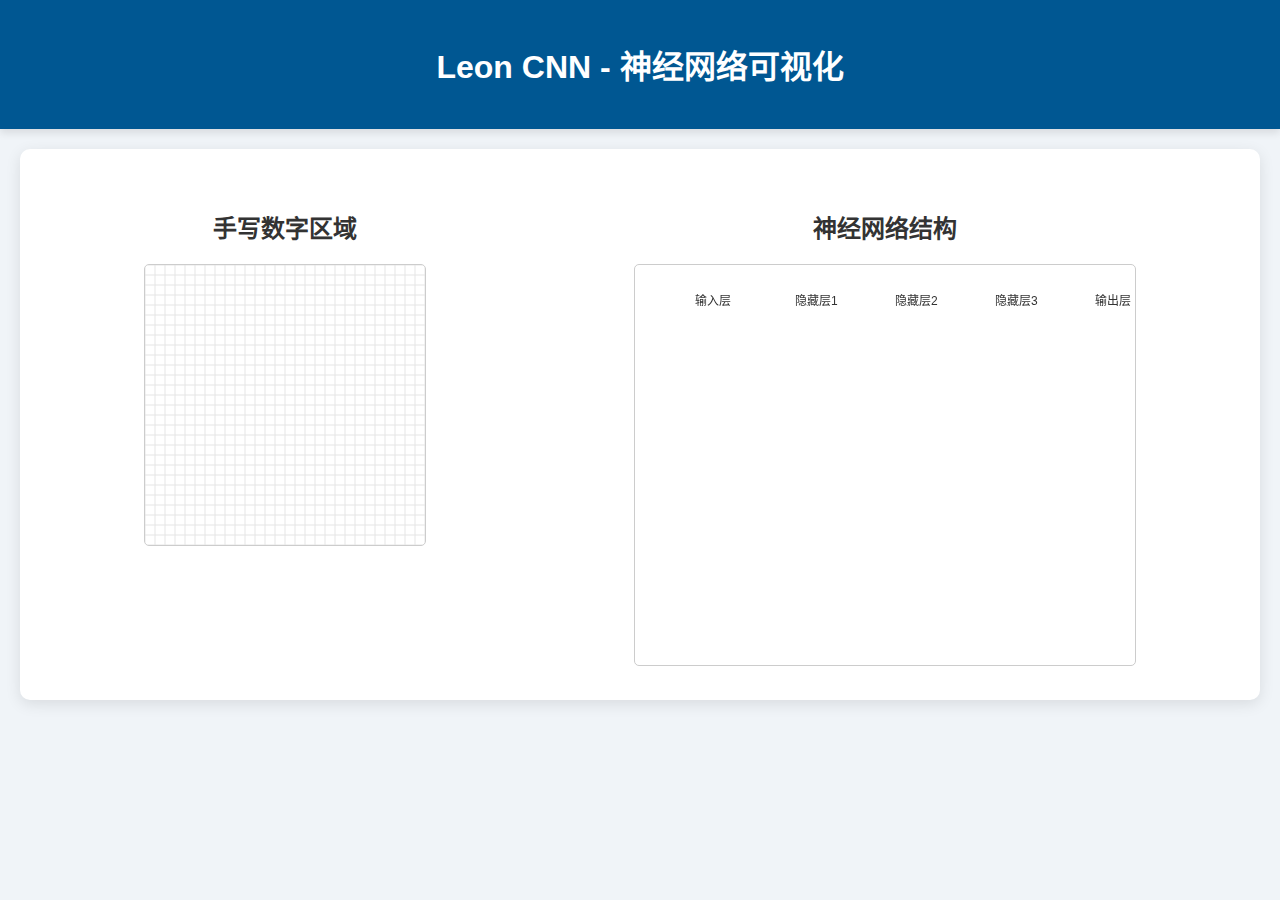
<file: index.html>
<!DOCTYPE html>
<html lang="zh-CN">
<head>
    <meta charset="UTF-8">
    <meta name="viewport" content="width=device-width, initial-scale=1.0">
    <title>Leon CNN - 神经网络可视化</title>
    <style>
        body {
            font-family: 'Roboto', sans-serif;
            background-color: #f0f4f8;
            color: #333;
            margin: 0;
        }

        header {
            text-align: center;
            background-color: #005792;
            color: #ffffff;
            padding: 20px;
            box-shadow: 0 4px 8px rgba(0, 0, 0, 0.1);
        }

        .container {
            max-width: 1200px;
            margin: 20px auto;
            padding: 20px;
            background: #ffffff;
            border-radius: 10px;
            box-shadow: 0 4px 15px rgba(0, 0, 0, 0.1);
        }

        .canvas-container {
            display: flex;
            justify-content: space-around;
            align-items: flex-start;
            margin-top: 20px;
        }

        .drawing-section {
            text-align: center;
        }

        .network-section {
            text-align: center;
        }

        canvas {
            border: 1px solid #ccc;
            border-radius: 5px;
            margin-bottom: 10px;
        }
    </style>
</head>
<body>
    <header>
        <h1>Leon CNN - 神经网络可视化</h1>
    </header>
    <div class="container">
        <div class="canvas-container">
            <div class="drawing-section">
                <h2>手写数字区域</h2>
                <canvas id="drawingCanvas" width="280" height="280"></canvas>
            </div>
            <div class="network-section">
                <h2>神经网络结构</h2>
                <canvas id="networkCanvas" width="500" height="400"></canvas>
            </div>
        </div>
    </div>
    <script>
        // 获取画布元素
        const drawingCanvas = document.getElementById('drawingCanvas');
        const networkCanvas = document.getElementById('networkCanvas');
        const drawingContext = drawingCanvas.getContext('2d');
        const networkContext = networkCanvas.getContext('2d');

        // 存储绘制的点
        let drawingPoints = [];

        // 初始化绘图网格
        function initGrid() {
            drawingContext.strokeStyle = '#e5e5e5';
            drawingContext.lineWidth = 1;
            const gridSize = 28;
            const cellSize = 280 / gridSize;
            
            for(let i = 0; i <= gridSize; i++) {
                drawingContext.beginPath();
                drawingContext.moveTo(i * cellSize, 0);
                drawingContext.lineTo(i * cellSize, 280);
                drawingContext.stroke();
                
                drawingContext.beginPath();
                drawingContext.moveTo(0, i * cellSize);
                drawingContext.lineTo(280, i * cellSize);
                drawingContext.stroke();
            }
        }

        // 绘图板事件
        let isDrawing = false;
        let lastX = 0;
        let lastY = 0;

        drawingCanvas.addEventListener('mousedown', startDrawing);
        drawingCanvas.addEventListener('mousemove', draw);
        drawingCanvas.addEventListener('mouseup', stopDrawing);
        drawingCanvas.addEventListener('mouseout', stopDrawing);

        function startDrawing(e) {
            isDrawing = true;
            [lastX, lastY] = [e.offsetX, e.offsetY];
            drawingPoints.push({
                type: 'start',
                x: lastX,
                y: lastY,
                time: Date.now()
            });
        }

        function draw(e) {
            if (!isDrawing) return;
            
            drawingContext.beginPath();
            drawingContext.lineWidth = 15;
            drawingContext.lineCap = 'round';
            drawingContext.strokeStyle = 'black';
            
            drawingContext.moveTo(lastX, lastY);
            drawingContext.lineTo(e.offsetX, e.offsetY);
            drawingContext.stroke();
            
            drawingPoints.push({
                type: 'draw',
                startX: lastX,
                startY: lastY,
                endX: e.offsetX,
                endY: e.offsetY,
                time: Date.now()
            });
            
            [lastX, lastY] = [e.offsetX, e.offsetY];

            // 触发神经网络反应
            updateNetworkVisualization(e.offsetX / drawingCanvas.width, e.offsetY / drawingCanvas.height);
        }

        function stopDrawing() {
            if (isDrawing) {
                isDrawing = false;
                // 1秒后开始消失动画
                setTimeout(startFading, 1000);
            }
        }

        function startFading() {
            let fadeStart = Date.now();
            let fadeDuration = 1000;
            
            function animate() {
                let currentTime = Date.now();
                let progress = (currentTime - fadeStart) / fadeDuration;
                
                if (progress >= 1) {
                    drawingPoints = [];
                    // 重置神经网络显示
                    drawNetwork();
                    return;
                }
                
                // 清除画布并重绘网格
                drawingContext.clearRect(0, 0, drawingCanvas.width, drawingCanvas.height);
                initGrid();
                
                // 重绘消失的线条
                drawingContext.strokeStyle = `rgba(0, 0, 0, ${1 - progress})`;
                drawingContext.lineWidth = 15;
                drawingContext.lineCap = 'round';
                
                for (let point of drawingPoints) {
                    if (point.type === 'draw') {
                        drawingContext.beginPath();
                        drawingContext.moveTo(point.startX, point.startY);
                        drawingContext.lineTo(point.endX, point.endY);
                        drawingContext.stroke();
                        
                        // 更新神经网络显示
                        updateNetworkVisualization(
                            point.endX / drawingCanvas.width,
                            point.endY / drawingCanvas.height
                        );
                    }
                }
                
                requestAnimationFrame(animate);
            }
            
            animate();
        }

        // 神经网络可视化
        function drawNetwork() {
            const layers = [
                {name: '输入层', nodes: 5},
                {name: '隐藏层1', nodes: 5},
                {name: '隐藏层2', nodes: 5},
                {name: '隐藏层3', nodes: 5},
                {name: '输出层', nodes: 5}
            ];
            
            const startX = 80;
            const layerSpacing = 100;
            const nodeSpacing = 50;
            const nodeRadius = 6;
            
            // 绘制层标签
            networkContext.font = '12px Arial';
            networkContext.fillStyle = '#333333';
            layers.forEach((layer, i) => {
                const x = startX + i * layerSpacing;
                networkContext.fillText(layer.name, x - 20, 40);
            });
            
            // 计算激活值（模拟神经网络的激活）
            const activations = layers.map((layer, layerIndex) => {
                return Array(layer.nodes).fill(0).map((_, nodeIndex) => {
                    // 根据鼠标位置和节点位置计算激活值
                    const activation = Math.sin(x * 5 + y * 3 + layerIndex + nodeIndex * 0.5) * 0.5 + 0.5;
                    return activation;
                });
            });
            
            // 绘制连接线（简化版本，不使用渐变）
            for(let i = 0; i < layers.length - 1; i++) {
                const startLayerX = startX + i * layerSpacing;
                const endLayerX = startX + (i + 1) * layerSpacing;
                
                for(let j = 0; j < layers[i].nodes; j++) {
                    const startY = 80 + j * nodeSpacing;
                    
                    for(let k = 0; k < layers[i + 1].nodes; k++) {
                        const endY = 80 + k * nodeSpacing;
                        const strength = (activations[i][j] + activations[i+1][k]) / 2;
                        
                        // 使用简单的灰色线条
                        networkContext.strokeStyle = '#e5e5e5';  // 浅灰色
                        networkContext.lineWidth = 0.5;  // 细线
                        
                        networkContext.beginPath();
                        networkContext.moveTo(startLayerX, startY);
                        networkContext.lineTo(endLayerX, endY);
                        networkContext.stroke();
                    }
                }
            }
            
            // 绘制节点
            layers.forEach((layer, i) => {
                const x = startX + i * layerSpacing;
                
                for(let j = 0; j < layer.nodes; j++) {
                    const y = 80 + j * nodeSpacing;
                    
                    // 外圈
                    networkContext.beginPath();
                    networkContext.arc(x, y, nodeRadius, 0, Math.PI * 2);
                    networkContext.fillStyle = 'white';
                    networkContext.fill();
                    networkContext.strokeStyle = '#666666';
                    networkContext.lineWidth = 1;
                    networkContext.stroke();
                    
                    // 激活效果
                    const activation = activations[i][j];
                    networkContext.beginPath();
                    networkContext.arc(x, y, nodeRadius * 0.8, 0, Math.PI * 2);
                    networkContext.fillStyle = `rgba(0, 87, 146, ${activation})`;
                    networkContext.fill();
                }
            });
        }

        // 添加神经网络可视化更新函数
        function updateNetworkVisualization(x, y) {
            // 清除之前的神经网络绘制
            networkContext.clearRect(0, 0, networkCanvas.width, networkCanvas.height);
            
            const layers = [
                {name: '输入层', nodes: 5},
                {name: '隐藏层1', nodes: 5},
                {name: '隐藏层2', nodes: 5},
                {name: '隐藏层3', nodes: 5},
                {name: '输出层', nodes: 5}
            ];
            
            const startX = 80;
            const layerSpacing = 100;
            const nodeSpacing = 50;
            const nodeRadius = 6;
            
            // 定义每层的颜色
            const layerColors = {
                '输入层': {
                    base: '#0A84FF',    // 蓝色
                    glow: '#64D2FF'
                },
                '隐藏层1': {
                    base: '#BF5AF2',    // 紫色
                    glow: '#DA8FFF'
                },
                '隐藏层2': {
                    base: '#FF375F',    // 红色
                    glow: '#FF7B9C'
                },
                '隐藏层3': {
                    base: '#30D158',    // 绿色
                    glow: '#7AE582'
                },
                '输出层': {
                    base: '#FFD60A',    // 金色
                    glow: '#FFE55C'
                }
            };
            
            // 绘制层标签
            networkContext.font = '12px Arial';
            networkContext.fillStyle = '#333333';
            layers.forEach((layer, i) => {
                const x = startX + i * layerSpacing;
                networkContext.fillText(layer.name, x - 20, 40);
            });
            
            // 计算激活值
            const activations = layers.map((layer, layerIndex) => {
                return Array(layer.nodes).fill(0).map((_, nodeIndex) => {
                    const activation = Math.sin(x * 5 + y * 3 + layerIndex + nodeIndex * 0.5) * 0.5 + 0.5;
                    return activation;
                });
            });
            
            // 先绘制所有连接线（使用简单的灰色线条）
            for(let i = 0; i < layers.length - 1; i++) {
                const startLayerX = startX + i * layerSpacing;
                const endLayerX = startX + (i + 1) * layerSpacing;
                
                for(let j = 0; j < layers[i].nodes; j++) {
                    const startY = 80 + j * nodeSpacing;
                    
                    for(let k = 0; k < layers[i + 1].nodes; k++) {
                        const endY = 80 + k * nodeSpacing;
                        
                        networkContext.beginPath();
                        networkContext.strokeStyle = '#e5e5e5';  // 浅灰色
                        networkContext.lineWidth = 0.5;  // 细线
                        networkContext.moveTo(startLayerX, startY);
                        networkContext.lineTo(endLayerX, endY);
                        networkContext.stroke();
                    }
                }
            }
            
            // 绘制节点和发光效果
            layers.forEach((layer, i) => {
                const x = startX + i * layerSpacing;
                const colors = layerColors[layer.name];
                
                for(let j = 0; j < layer.nodes; j++) {
                    const y = 80 + j * nodeSpacing;
                    const activation = activations[i][j];
                    
                    // 发光效果
                    if (activation > 0.1) {  // 只在激活值大于阈值时绘制发光效果
                        const glowGradient = networkContext.createRadialGradient(
                            x, y, 0,
                            x, y, nodeRadius * 2
                        );
                        glowGradient.addColorStop(0, `${colors.glow}${Math.floor(activation * 127).toString(16).padStart(2, '0')}`);
                        glowGradient.addColorStop(1, 'rgba(255, 255, 255, 0)');
                        
                        networkContext.beginPath();
                        networkContext.arc(x, y, nodeRadius * 2, 0, Math.PI * 2);
                        networkContext.fillStyle = glowGradient;
                        networkContext.fill();
                    }
                    
                    // 节点外圈
                    networkContext.beginPath();
                    networkContext.arc(x, y, nodeRadius, 0, Math.PI * 2);
                    networkContext.fillStyle = 'white';
                    networkContext.fill();
                    networkContext.strokeStyle = colors.base;
                    networkContext.lineWidth = 1.5;
                    networkContext.stroke();
                    
                    // 节点内部填充
                    networkContext.beginPath();
                    networkContext.arc(x, y, nodeRadius * 0.7, 0, Math.PI * 2);
                    networkContext.fillStyle = colors.base;
                    networkContext.globalAlpha = activation;
                    networkContext.fill();
                    networkContext.globalAlpha = 1;
                }
            });
        }

        // 初始化
        initGrid();
        drawNetwork();
    </script>
</body>
</html>
</file>
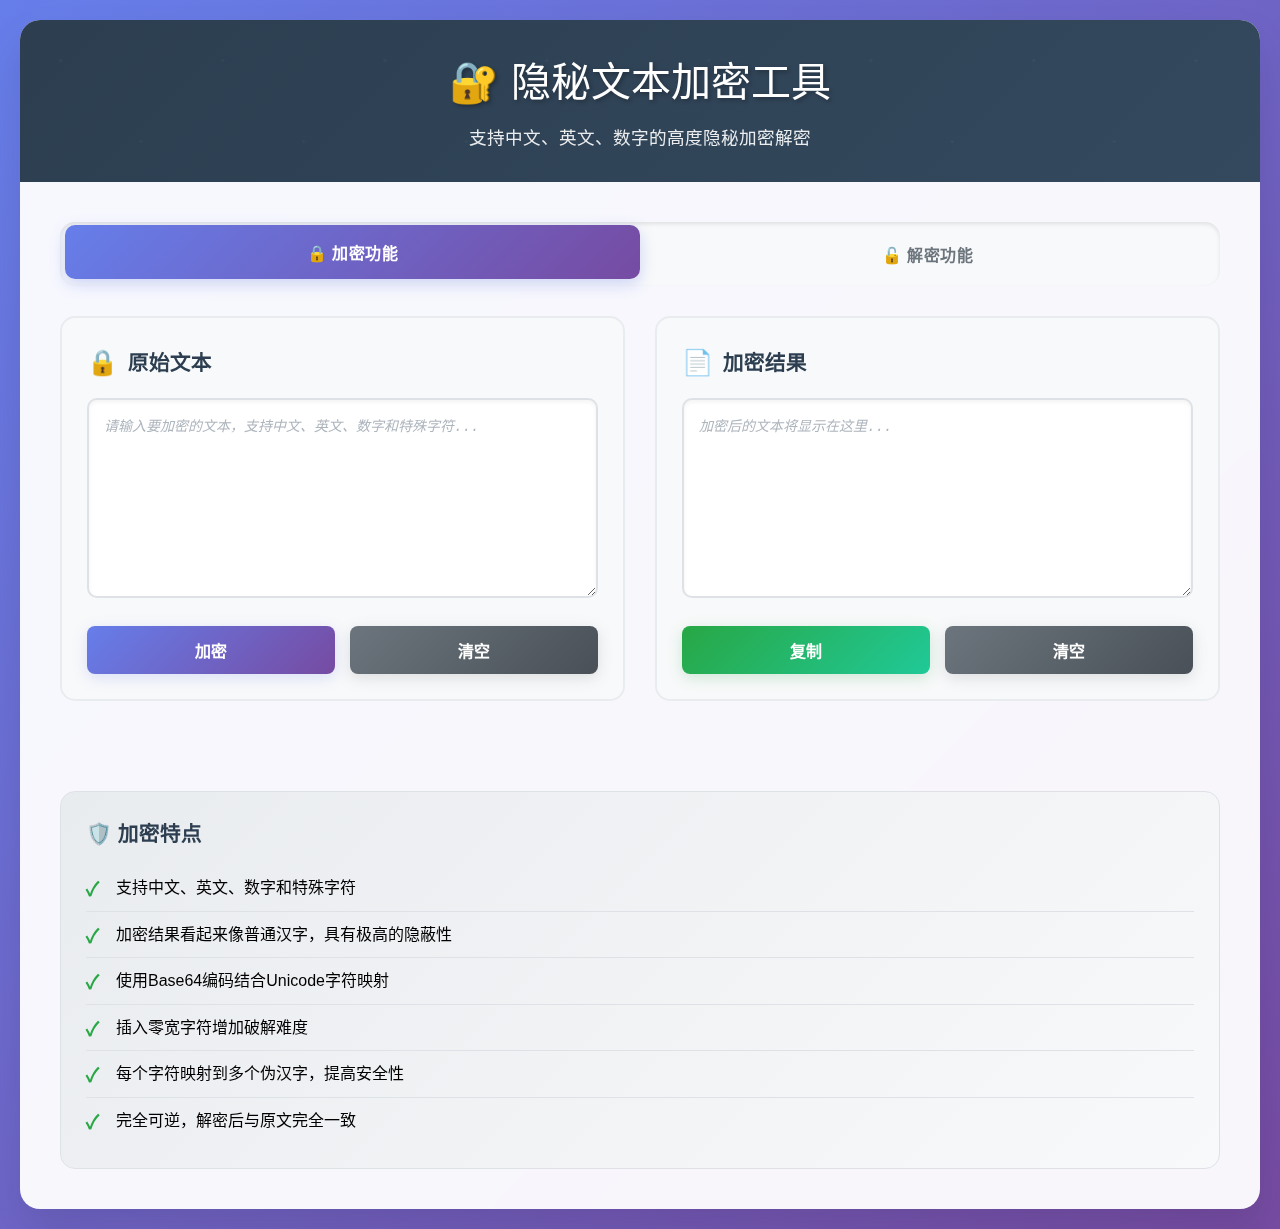
<file: jiami.html>
<!DOCTYPE html>
<html lang="zh-CN">
<head>
    <meta charset="UTF-8">
    <meta name="viewport" content="width=device-width, initial-scale=1.0">
    <meta name="description" content="隐秘文本加密工具，支持中文、英文、数字的高度隐秘加密解密">
    <meta name="keywords" content="文本加密,隐秘加密,汉字加密,Base64,Unicode">
    <meta name="author" content="隐秘文本加密工具">
    <title>隐秘文本加密工具</title>
    
    <!-- 引入样式文件 -->
    <link rel="stylesheet" href="css/styles.css">
    
    <!-- 预加载关键资源 -->
    <link rel="preload" href="js/encryption.js" as="script">
    <link rel="preload" href="js/app.js" as="script">
    
    <!-- 网站图标 -->
    <link rel="icon" href="data:image/svg+xml,<svg xmlns='http://www.w3.org/2000/svg' viewBox='0 0 100 100'><text y='.9em' font-size='90'>🔐</text></svg>">
</head>
<body>
    <div class="container">
        <!-- 头部区域 -->
        <header class="header">
            <h1>🔐 隐秘文本加密工具</h1>
            <p>支持中文、英文、数字的高度隐秘加密解密</p>
        </header>

        <!-- 主内容区域 -->
        <main class="main-content">
            <!-- 功能选项卡 -->
            <nav class="function-tabs" role="tablist">
                <button class="tab-button active" 
                        role="tab" 
                        aria-selected="true" 
                        aria-controls="encrypt-tab"
                        onclick="switchTab('encrypt')">
                    🔒 加密功能
                </button>
                <button class="tab-button" 
                        role="tab" 
                        aria-selected="false" 
                        aria-controls="decrypt-tab"
                        onclick="switchTab('decrypt')">
                    🔓 解密功能
                </button>
            </nav>

            <!-- 加密功能区域 -->
            <section id="encrypt-tab" class="tab-content active" role="tabpanel" aria-labelledby="encrypt-button">
                <div class="encryption-section">
                    <div class="input-group encrypt-section">
                        <h3>原始文本</h3>
                        <textarea id="originalText" 
                                  placeholder="请输入要加密的文本，支持中文、英文、数字和特殊字符..."
                                  aria-label="原始文本输入框"
                                  spellcheck="false"></textarea>
                        <div class="button-group">
                            <button class="encrypt-btn" 
                                    onclick="performEncryption()"
                                    aria-label="加密文本"
                                    title="快捷键: Ctrl+Enter">
                                加密
                            </button>
                            <button class="clear-btn" 
                                    onclick="clearOriginal()"
                                    aria-label="清空原始文本">
                                清空
                            </button>
                        </div>
                    </div>

                    <div class="input-group result-section">
                        <h3>加密结果</h3>
                        <textarea id="encryptedText" 
                                  placeholder="加密后的文本将显示在这里..." 
                                  readonly
                                  aria-label="加密结果显示区域"
                                  spellcheck="false"></textarea>
                        <div class="button-group">
                            <button class="copy-btn" 
                                    onclick="copyToClipboard('encryptedText')"
                                    aria-label="复制加密结果">
                                复制
                            </button>
                            <button class="clear-btn" 
                                    onclick="clearEncrypted()"
                                    aria-label="清空加密结果">
                                清空
                            </button>
                        </div>
                    </div>
                </div>
            </section>

            <!-- 解密功能区域 -->
            <section id="decrypt-tab" class="tab-content" role="tabpanel" aria-labelledby="decrypt-button">
                <div class="single-column">
                    <div class="input-group decrypt-section">
                        <h3>加密文本</h3>
                        <textarea id="encryptedInput" 
                                  placeholder="请粘贴要解密的加密文本..."
                                  aria-label="加密文本输入框"
                                  spellcheck="false"></textarea>
                        <div class="button-group">
                            <button class="decrypt-btn" 
                                    onclick="performDecryptionFromInput()"
                                    aria-label="解密文本"
                                    title="快捷键: Ctrl+Enter">
                                解密
                            </button>
                            <button class="clear-btn" 
                                    onclick="clearEncryptedInput()"
                                    aria-label="清空加密文本输入">
                                清空
                            </button>
                        </div>
                    </div>

                    <div class="input-group result-section">
                        <h3>解密结果</h3>
                        <textarea id="decryptedResult" 
                                  placeholder="解密后的原始文本将显示在这里..." 
                                  readonly
                                  aria-label="解密结果显示区域"
                                  spellcheck="false"></textarea>
                        <div class="button-group">
                            <button class="copy-btn" 
                                    onclick="copyToClipboard('decryptedResult')"
                                    aria-label="复制解密结果">
                                复制
                            </button>
                            <button class="clear-btn" 
                                    onclick="clearDecryptedResult()"
                                    aria-label="清空解密结果">
                                清空
                            </button>
                        </div>
                    </div>
                </div>
            </section>

            <!-- 加载动画 -->
            <div class="loading" id="loading" aria-live="polite">
                <div class="spinner" aria-hidden="true"></div>
                <p>处理中...</p>
            </div>

            <!-- 状态消息 -->
            <div class="status" id="status" role="alert" aria-live="assertive"></div>

            <!-- 统计信息 -->
            <section class="stats" id="stats" style="display: none;" aria-label="统计信息">
                <div class="stat-item">
                    <div class="number" id="originalLength">0</div>
                    <div class="label">原始长度</div>
                </div>
                <div class="stat-item">
                    <div class="number" id="encryptedLength">0</div>
                    <div class="label">加密长度</div>
                </div>
                <div class="stat-item">
                    <div class="number" id="compressionRatio">0%</div>
                    <div class="label">长度比率</div>
                </div>
            </section>

            <!-- 信息说明区域 -->
            <section class="info-section" aria-label="加密特点说明">
                <h3>🛡️ 加密特点</h3>
                <ul>
                    <li>支持中文、英文、数字和特殊字符</li>
                    <li>加密结果看起来像普通汉字，具有极高的隐蔽性</li>
                    <li>使用Base64编码结合Unicode字符映射</li>
                    <li>插入零宽字符增加破解难度</li>
                    <li>每个字符映射到多个伪汉字，提高安全性</li>
                    <li>完全可逆，解密后与原文完全一致</li>
                </ul>
            </section>
        </main>
    </div>

    <!-- 引入JavaScript文件 -->
    <script src="js/encryption.js"></script>
    <script src="js/app.js"></script>
    
    <!-- 页面性能监控 -->
    <script>
        // 简单的性能监控
        window.addEventListener('load', function() {
            if (window.performance && window.performance.timing) {
                const loadTime = window.performance.timing.loadEventEnd - window.performance.timing.navigationStart;
                console.log(`页面加载时间: ${loadTime}ms`);
            }
        });
        
        // 错误监控
        window.addEventListener('error', function(e) {
            console.error('页面错误:', e.error);
        });
        
        // 未处理的Promise拒绝监控
        window.addEventListener('unhandledrejection', function(e) {
            console.error('未处理的Promise拒绝:', e.reason);
        });
    </script>
</body>
</html>
</file>
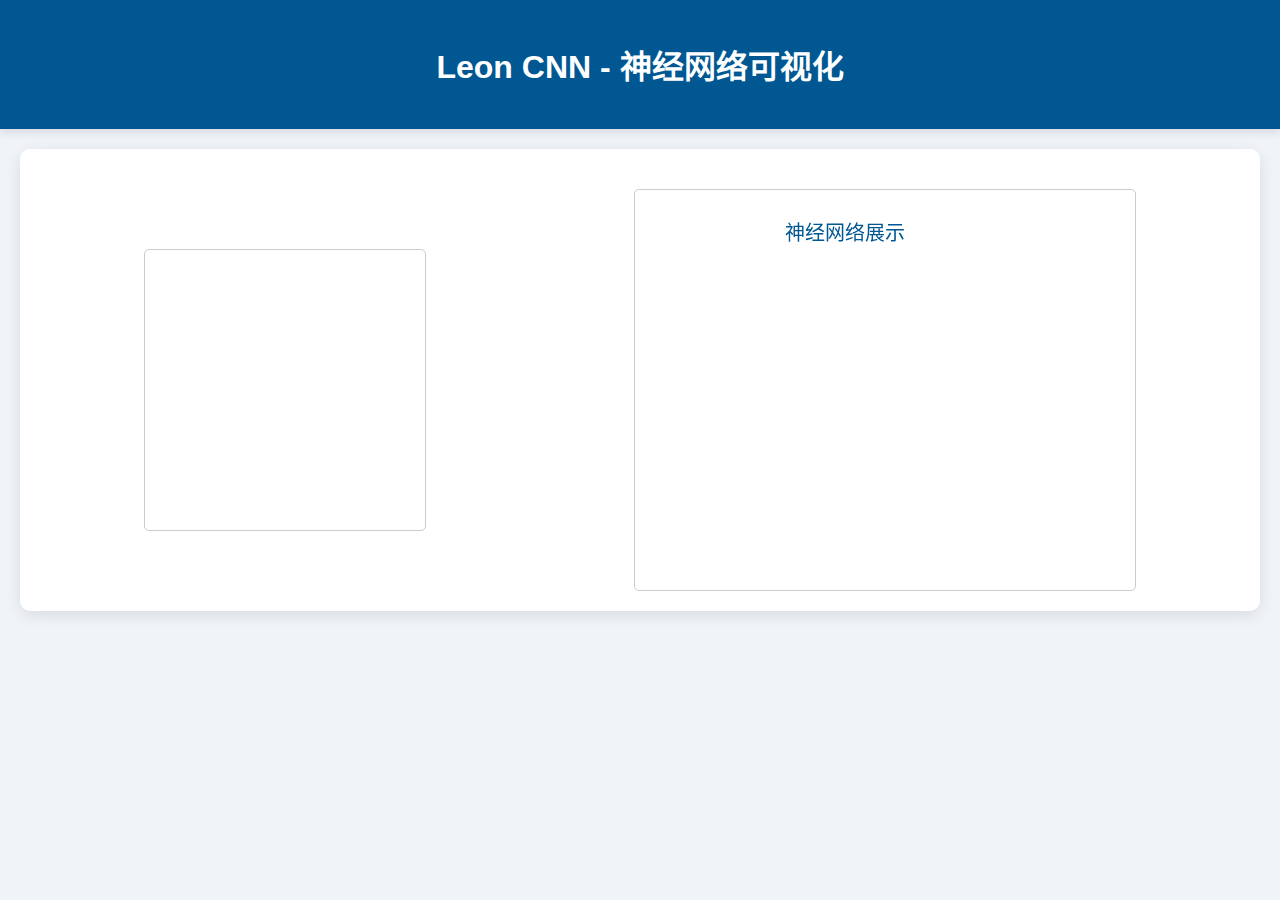
<file: Leoncnn.html>
<!DOCTYPE html>
<html lang="zh-CN">
<head>
    <meta charset="UTF-8">
    <meta name="viewport" content="width=device-width, initial-scale=1.0">
    <title>Leon CNN - 神经网络可视化</title>
    <style>
        body {
            font-family: 'Roboto', sans-serif;
            background-color: #f0f4f8;
            color: #333;
            margin: 0;
        }

        header {
            text-align: center;
            background-color: #005792;
            color: #ffffff;
            padding: 20px;
            box-shadow: 0 4px 8px rgba(0, 0, 0, 0.1);
        }

        .container {
            max-width: 1200px;
            margin: 20px auto;
            padding: 20px;
            background: #ffffff;
            border-radius: 10px;
            box-shadow: 0 4px 15px rgba(0, 0, 0, 0.1);
        }

        .canvas-container {
            display: flex;
            justify-content: space-around;
            align-items: center;
            margin-top: 20px;
        }

        canvas {
            border: 1px solid #ccc;
            border-radius: 5px;
        }
    </style>
</head>
<body>
    <header>
        <h1>Leon CNN - 神经网络可视化</h1>
    </header>
    <div class="container">
        <div class="canvas-container">
            <!-- 绘图板 -->
            <canvas id="drawingCanvas" width="280" height="280"></canvas>
            <!-- 神经网络展示 -->
            <canvas id="networkCanvas" width="500" height="400"></canvas>
        </div>
    </div>
    <script>
        // 获取画布元素
        const drawingCanvas = document.getElementById('drawingCanvas');
        const networkCanvas = document.getElementById('networkCanvas');
        const drawingContext = drawingCanvas.getContext('2d');
        const networkContext = networkCanvas.getContext('2d');

        // 绘图板事件
        let isDrawing = false;
        drawingCanvas.addEventListener('mousedown', () => isDrawing = true);
        drawingCanvas.addEventListener('mouseup', () => isDrawing = false);
        drawingCanvas.addEventListener('mousemove', draw);

        function draw(event) {
            if (!isDrawing) return;
            drawingContext.fillStyle = 'black';
            drawingContext.beginPath();
            drawingContext.arc(event.offsetX, event.offsetY, 5, 0, Math.PI * 2);
            drawingContext.fill();
        }

        // 示例神经网络展示
        function drawNetwork() {
            networkContext.fillStyle = '#005792';
            networkContext.font = '20px Arial';
            networkContext.fillText('神经网络展示', 150, 50);
            // 这里可以添加更多神经网络的可视化代码
        }

        drawNetwork();
    </script>
</body>
</html>
</file>
<file: css/styles.css>
/* 隐秘文本加密工具 - 样式文件 */

/* 重置和基础样式 */
* {
    margin: 0;
    padding: 0;
    box-sizing: border-box;
}

body {
    font-family: 'Segoe UI', Tahoma, Geneva, Verdana, sans-serif;
    background: linear-gradient(135deg, #667eea 0%, #764ba2 100%);
    min-height: 100vh;
    padding: 20px;
    line-height: 1.6;
}

/* 主容器 */
.container {
    max-width: 1400px;
    margin: 0 auto;
    background: rgba(255, 255, 255, 0.95);
    border-radius: 20px;
    box-shadow: 0 20px 40px rgba(0, 0, 0, 0.1);
    overflow: hidden;
    backdrop-filter: blur(10px);
}

/* 头部区域 */
.header {
    background: linear-gradient(135deg, #2c3e50, #34495e);
    color: white;
    padding: 30px;
    text-align: center;
    position: relative;
    overflow: hidden;
}

.header::before {
    content: '';
    position: absolute;
    top: 0;
    left: 0;
    right: 0;
    bottom: 0;
    background: url('data:image/svg+xml,<svg xmlns="http://www.w3.org/2000/svg" viewBox="0 0 100 100"><defs><pattern id="grain" width="100" height="100" patternUnits="userSpaceOnUse"><circle cx="25" cy="25" r="1" fill="rgba(255,255,255,0.1)"/><circle cx="75" cy="75" r="1" fill="rgba(255,255,255,0.1)"/></pattern></defs><rect width="100" height="100" fill="url(%23grain)"/></svg>');
    opacity: 0.3;
}

.header h1 {
    font-size: 2.5em;
    margin-bottom: 10px;
    font-weight: 300;
    position: relative;
    z-index: 1;
    text-shadow: 2px 2px 4px rgba(0, 0, 0, 0.3);
}

.header p {
    font-size: 1.1em;
    opacity: 0.9;
    position: relative;
    z-index: 1;
}

/* 主内容区域 */
.main-content {
    padding: 40px;
}

/* 功能选项卡 */
.function-tabs {
    display: flex;
    margin-bottom: 30px;
    background: #f8f9fa;
    border-radius: 15px;
    padding: 5px;
    box-shadow: inset 0 2px 4px rgba(0, 0, 0, 0.1);
}

.tab-button {
    flex: 1;
    padding: 15px 25px;
    border: none;
    background: transparent;
    border-radius: 10px;
    font-size: 16px;
    font-weight: 600;
    cursor: pointer;
    transition: all 0.3s cubic-bezier(0.4, 0, 0.2, 1);
    color: #6c757d;
    position: relative;
    overflow: hidden;
}

.tab-button::before {
    content: '';
    position: absolute;
    top: 0;
    left: -100%;
    width: 100%;
    height: 100%;
    background: linear-gradient(90deg, transparent, rgba(255, 255, 255, 0.2), transparent);
    transition: left 0.5s;
}

.tab-button:hover::before {
    left: 100%;
}

.tab-button.active {
    background: linear-gradient(135deg, #667eea, #764ba2);
    color: white;
    box-shadow: 0 5px 15px rgba(102, 126, 234, 0.3);
    transform: translateY(-2px);
}

/* 选项卡内容 */
.tab-content {
    display: none;
    animation: fadeIn 0.5s ease-in-out;
}

.tab-content.active {
    display: block;
}

@keyframes fadeIn {
    from {
        opacity: 0;
        transform: translateY(20px);
    }
    to {
        opacity: 1;
        transform: translateY(0);
    }
}

/* 加密/解密区域布局 */
.encryption-section, .decryption-section {
    display: grid;
    grid-template-columns: 1fr 1fr;
    gap: 30px;
    margin-bottom: 30px;
}

.single-column {
    display: block;
    max-width: 800px;
    margin: 0 auto;
}

.single-column .input-group {
    margin-bottom: 30px;
}

/* 输入组样式 */
.input-group {
    background: #f8f9fa;
    border-radius: 15px;
    padding: 25px;
    border: 2px solid #e9ecef;
    transition: all 0.3s ease;
    position: relative;
    overflow: hidden;
}

.input-group::before {
    content: '';
    position: absolute;
    top: 0;
    left: 0;
    right: 0;
    height: 3px;
    background: linear-gradient(90deg, #667eea, #764ba2);
    transform: scaleX(0);
    transition: transform 0.3s ease;
}

.input-group:hover {
    border-color: #667eea;
    box-shadow: 0 5px 15px rgba(102, 126, 234, 0.1);
    transform: translateY(-2px);
}

.input-group:hover::before {
    transform: scaleX(1);
}

/* 标题样式 */
.input-group h3 {
    color: #2c3e50;
    margin-bottom: 15px;
    font-size: 1.3em;
    display: flex;
    align-items: center;
    font-weight: 600;
}

.encrypt-section h3::before {
    content: "🔒";
    margin-right: 10px;
    font-size: 1.2em;
}

.decrypt-section h3::before {
    content: "🔓";
    margin-right: 10px;
    font-size: 1.2em;
}

.result-section h3::before {
    content: "📄";
    margin-right: 10px;
    font-size: 1.2em;
}

/* 文本区域样式 */
textarea {
    width: 100%;
    min-height: 200px;
    padding: 15px;
    border: 2px solid #dee2e6;
    border-radius: 10px;
    font-size: 14px;
    font-family: 'Courier New', monospace;
    resize: vertical;
    transition: all 0.3s ease;
    background: white;
    box-shadow: inset 0 2px 4px rgba(0, 0, 0, 0.05);
}

textarea:focus {
    outline: none;
    border-color: #667eea;
    box-shadow: 0 0 0 3px rgba(102, 126, 234, 0.1), inset 0 2px 4px rgba(0, 0, 0, 0.05);
    transform: scale(1.01);
}

textarea::placeholder {
    color: #adb5bd;
    font-style: italic;
}

/* 按钮组样式 */
.button-group {
    display: flex;
    gap: 15px;
    margin-top: 20px;
}

/* 按钮基础样式 */
button {
    flex: 1;
    padding: 12px 25px;
    border: none;
    border-radius: 8px;
    font-size: 16px;
    font-weight: 600;
    cursor: pointer;
    transition: all 0.3s cubic-bezier(0.4, 0, 0.2, 1);
    text-transform: uppercase;
    letter-spacing: 0.5px;
    position: relative;
    overflow: hidden;
}

button::before {
    content: '';
    position: absolute;
    top: 50%;
    left: 50%;
    width: 0;
    height: 0;
    background: rgba(255, 255, 255, 0.2);
    border-radius: 50%;
    transform: translate(-50%, -50%);
    transition: width 0.3s, height 0.3s;
}

button:active::before {
    width: 300px;
    height: 300px;
}

/* 加密按钮 */
.encrypt-btn {
    background: linear-gradient(135deg, #667eea, #764ba2);
    color: white;
    box-shadow: 0 4px 15px rgba(102, 126, 234, 0.2);
}

.encrypt-btn:hover {
    transform: translateY(-2px);
    box-shadow: 0 10px 20px rgba(102, 126, 234, 0.3);
}

/* 解密按钮 */
.decrypt-btn {
    background: linear-gradient(135deg, #f093fb, #f5576c);
    color: white;
    box-shadow: 0 4px 15px rgba(245, 87, 108, 0.2);
}

.decrypt-btn:hover {
    transform: translateY(-2px);
    box-shadow: 0 10px 20px rgba(245, 87, 108, 0.3);
}

/* 清空按钮 */
.clear-btn {
    background: linear-gradient(135deg, #6c757d, #495057);
    color: white;
    box-shadow: 0 4px 15px rgba(108, 117, 125, 0.2);
}

.clear-btn:hover {
    background: linear-gradient(135deg, #5a6268, #343a40);
    transform: translateY(-1px);
    box-shadow: 0 6px 15px rgba(108, 117, 125, 0.3);
}

/* 复制按钮 */
.copy-btn {
    background: linear-gradient(135deg, #28a745, #20c997);
    color: white;
    box-shadow: 0 4px 15px rgba(40, 167, 69, 0.2);
}

.copy-btn:hover {
    background: linear-gradient(135deg, #218838, #1abc9c);
    transform: translateY(-1px);
    box-shadow: 0 6px 15px rgba(40, 167, 69, 0.3);
}

/* 状态消息 */
.status {
    margin-top: 20px;
    padding: 15px;
    border-radius: 8px;
    font-weight: 500;
    text-align: center;
    opacity: 0;
    transition: all 0.3s ease;
    transform: translateY(10px);
}

.status.show {
    opacity: 1;
    transform: translateY(0);
}

.status.success {
    background: linear-gradient(135deg, #d4edda, #c3e6cb);
    color: #155724;
    border: 1px solid #c3e6cb;
    box-shadow: 0 4px 15px rgba(21, 87, 36, 0.1);
}

.status.error {
    background: linear-gradient(135deg, #f8d7da, #f5c6cb);
    color: #721c24;
    border: 1px solid #f5c6cb;
    box-shadow: 0 4px 15px rgba(114, 28, 36, 0.1);
}

/* 加载动画 */
.loading {
    display: none;
    text-align: center;
    margin: 20px 0;
}

.loading.show {
    display: block;
}

.spinner {
    border: 3px solid #f3f3f3;
    border-top: 3px solid #667eea;
    border-radius: 50%;
    width: 30px;
    height: 30px;
    animation: spin 1s linear infinite;
    margin: 0 auto 10px;
}

@keyframes spin {
    0% { transform: rotate(0deg); }
    100% { transform: rotate(360deg); }
}

/* 统计信息 */
.stats {
    display: grid;
    grid-template-columns: repeat(auto-fit, minmax(200px, 1fr));
    gap: 15px;
    margin-top: 20px;
}

.stat-item {
    background: white;
    padding: 20px;
    border-radius: 10px;
    text-align: center;
    border: 2px solid #e9ecef;
    transition: all 0.3s ease;
    position: relative;
    overflow: hidden;
}

.stat-item::before {
    content: '';
    position: absolute;
    top: 0;
    left: 0;
    right: 0;
    height: 3px;
    background: linear-gradient(90deg, #667eea, #764ba2);
}

.stat-item:hover {
    transform: translateY(-2px);
    box-shadow: 0 5px 15px rgba(0, 0, 0, 0.1);
}

.stat-item .number {
    font-size: 1.8em;
    font-weight: bold;
    color: #667eea;
    margin-bottom: 5px;
}

.stat-item .label {
    font-size: 0.9em;
    color: #6c757d;
    text-transform: uppercase;
    letter-spacing: 0.5px;
}

/* 信息区域 */
.info-section {
    background: linear-gradient(135deg, #e9ecef, #f8f9fa);
    border-radius: 15px;
    padding: 25px;
    margin-top: 30px;
    border: 1px solid #dee2e6;
}

.info-section h3 {
    color: #2c3e50;
    margin-bottom: 15px;
    font-size: 1.3em;
    font-weight: 600;
}

.info-section ul {
    list-style: none;
    padding-left: 0;
}

.info-section li {
    padding: 10px 0;
    border-bottom: 1px solid #dee2e6;
    position: relative;
    padding-left: 30px;
    transition: all 0.3s ease;
}

.info-section li:before {
    content: "✓";
    position: absolute;
    left: 0;
    color: #28a745;
    font-weight: bold;
    font-size: 1.2em;
}

.info-section li:hover {
    background: rgba(102, 126, 234, 0.05);
    padding-left: 35px;
}

.info-section li:last-child {
    border-bottom: none;
}

/* 响应式设计 */
@media (max-width: 768px) {
    .encryption-section, .decryption-section {
        grid-template-columns: 1fr;
    }
    
    .header h1 {
        font-size: 2em;
    }
    
    .main-content {
        padding: 20px;
    }
    
    .button-group {
        flex-direction: column;
    }

    .function-tabs {
        flex-direction: column;
    }

    .tab-button {
        margin-bottom: 5px;
    }

    .stats {
        grid-template-columns: 1fr;
    }
}

@media (max-width: 480px) {
    body {
        padding: 10px;
    }

    .header {
        padding: 20px;
    }

    .header h1 {
        font-size: 1.8em;
    }

    .main-content {
        padding: 15px;
    }

    .input-group {
        padding: 20px;
    }

    textarea {
        min-height: 150px;
        font-size: 13px;
    }
}

/* 动画效果 */
@keyframes slideInUp {
    from {
        opacity: 0;
        transform: translateY(30px);
    }
    to {
        opacity: 1;
        transform: translateY(0);
    }
}

.container {
    animation: slideInUp 0.6s ease-out;
}

/* 深色模式支持 */
@media (prefers-color-scheme: dark) {
    body {
        background: linear-gradient(135deg, #2c3e50 0%, #34495e 100%);
    }

    .container {
        background: rgba(44, 62, 80, 0.95);
        color: #ecf0f1;
    }

    .input-group {
        background: #34495e;
        border-color: #4a6741;
    }

    textarea {
        background: #2c3e50;
        color: #ecf0f1;
        border-color: #4a6741;
    }

    .info-section {
        background: linear-gradient(135deg, #34495e, #2c3e50);
        border-color: #4a6741;
    }
}
</file>
